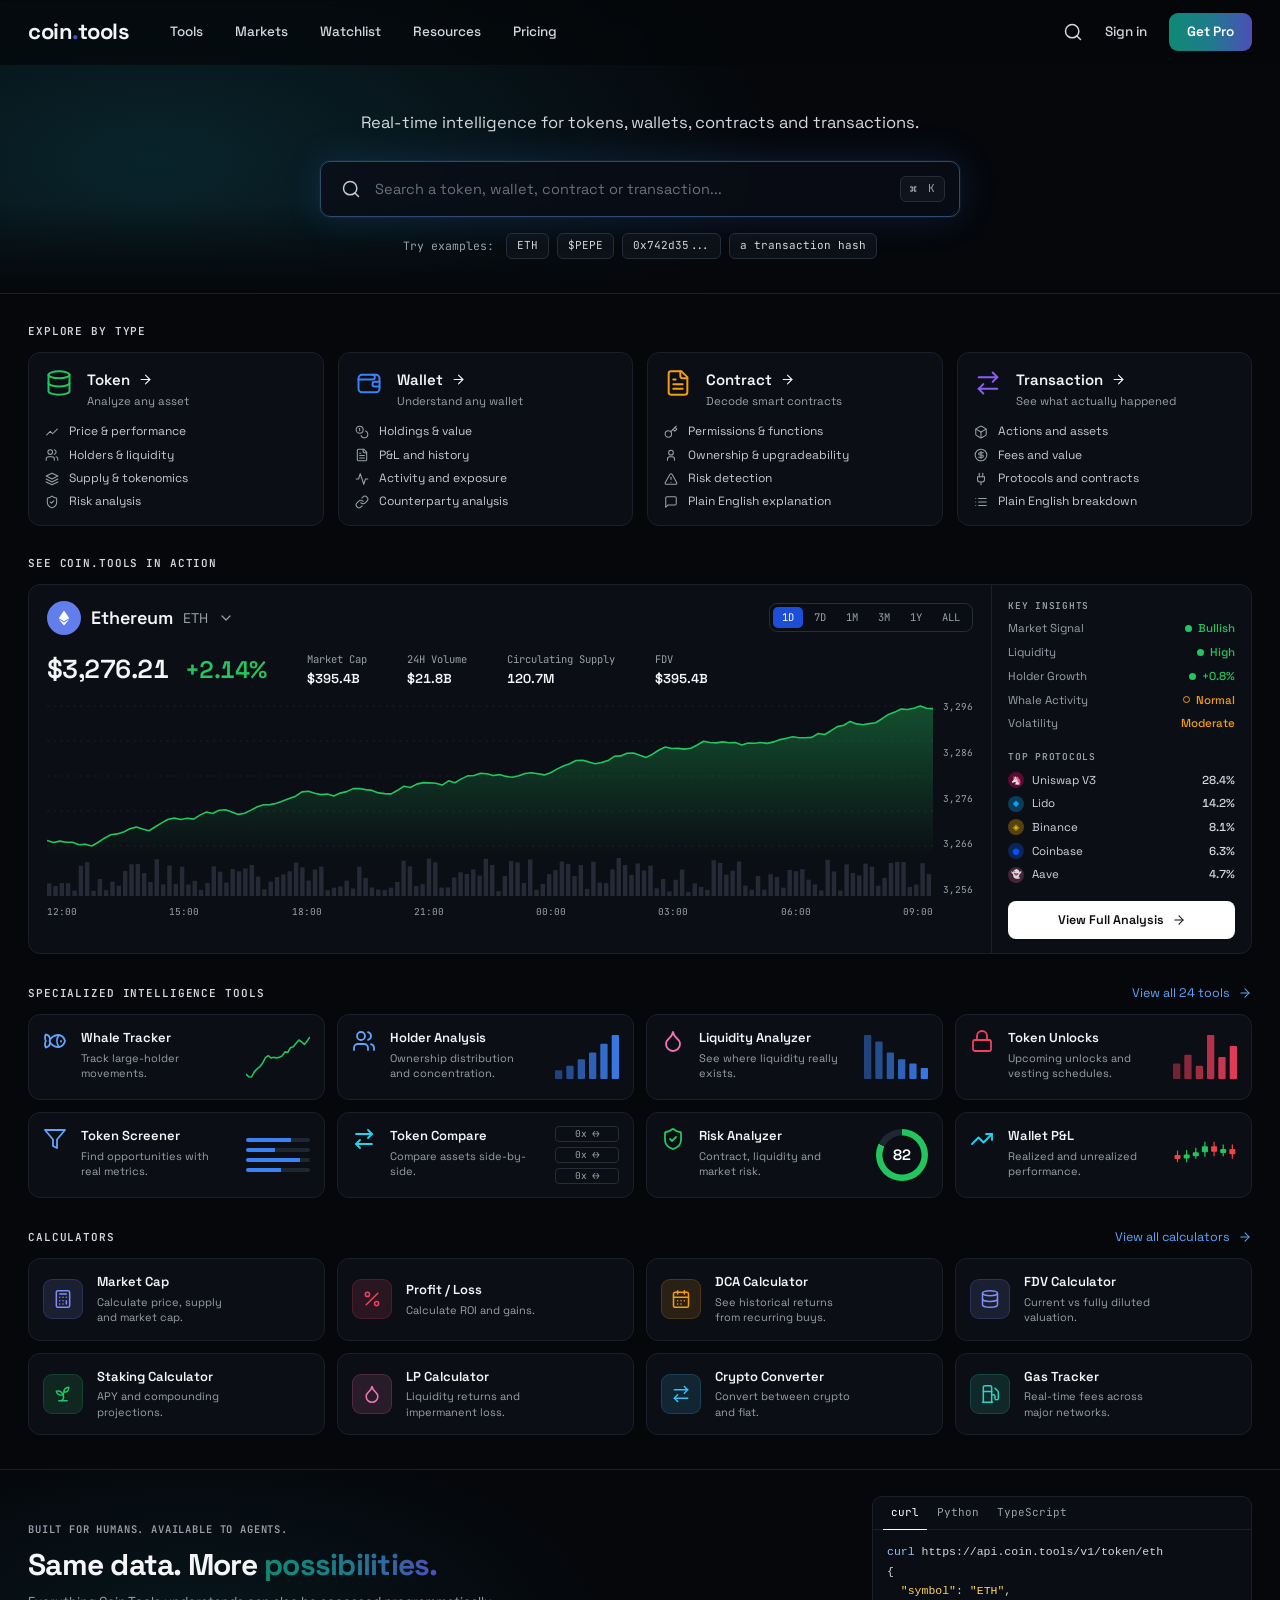
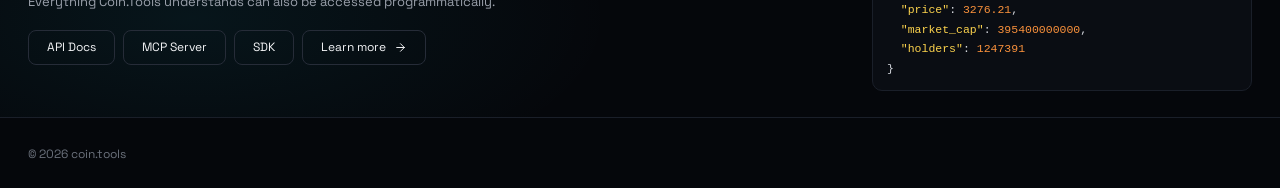
<file: index.html>
<!doctype html>
<html lang="en">
<head>
  <meta charset="utf-8" />
  <meta name="viewport" content="width=device-width, initial-scale=1" />
  <title>coin.tools — Understand any coin.</title>
  <meta name="description" content="Real-time intelligence for tokens, wallets, contracts and transactions." />
  <link rel="preconnect" href="https://fonts.googleapis.com" />
  <link rel="preconnect" href="https://fonts.gstatic.com" crossorigin />
  <link href="https://fonts.googleapis.com/css2?family=Space+Grotesk:wght@400;500;600;700&family=JetBrains+Mono:wght@400;500;600&display=swap" rel="stylesheet" />
  <link rel="stylesheet" href="styles.css" />
</head>
<body>
  <!-- Icon sprite (Lucide-style, stroke icons) -->
  <svg width="0" height="0" style="position:absolute" aria-hidden="true">
    <defs>
      <symbol id="i-search" viewBox="0 0 24 24"><circle cx="11" cy="11" r="8"/><path d="m21 21-4.3-4.3"/></symbol>
      <symbol id="i-arrow" viewBox="0 0 24 24"><path d="M5 12h14"/><path d="m12 5 7 7-7 7"/></symbol>
      <symbol id="i-chev" viewBox="0 0 24 24"><path d="m6 9 6 6 6-6"/></symbol>
      <symbol id="i-db" viewBox="0 0 24 24"><ellipse cx="12" cy="5" rx="9" ry="3"/><path d="M3 5v14a9 3 0 0 0 18 0V5"/><path d="M3 12a9 3 0 0 0 18 0"/></symbol>
      <symbol id="i-wallet" viewBox="0 0 24 24"><rect x="3" y="5" width="18" height="15" rx="3"/><path d="M3 9h12a2 2 0 0 0 0-4"/><path d="M21 11h-4a2 2 0 0 0 0 4h4"/></symbol>
      <symbol id="i-file" viewBox="0 0 24 24"><path d="M15 2H6a2 2 0 0 0-2 2v16a2 2 0 0 0 2 2h12a2 2 0 0 0 2-2V7Z"/><path d="M14 2v4a2 2 0 0 0 2 2h4"/><path d="M16 13H8"/><path d="M16 17H8"/><path d="M10 9H8"/></symbol>
      <symbol id="i-swap" viewBox="0 0 24 24"><path d="m16 3 4 4-4 4"/><path d="M20 7H4"/><path d="m8 21-4-4 4-4"/><path d="M4 17h16"/></symbol>
      <symbol id="i-line" viewBox="0 0 24 24"><path d="m3 17 6-6 4 4 8-8"/></symbol>
      <symbol id="i-users" viewBox="0 0 24 24"><path d="M16 21v-2a4 4 0 0 0-4-4H6a4 4 0 0 0-4 4v2"/><circle cx="9" cy="7" r="4"/><path d="M22 21v-2a4 4 0 0 0-3-3.87"/><path d="M16 3.13a4 4 0 0 1 0 7.75"/></symbol>
      <symbol id="i-layers" viewBox="0 0 24 24"><path d="m12 2 10 5-10 5L2 7z"/><path d="m2 17 10 5 10-5"/><path d="m2 12 10 5 10-5"/></symbol>
      <symbol id="i-shield" viewBox="0 0 24 24"><path d="M20 13c0 5-3.5 7.5-7.66 8.95a1 1 0 0 1-.67-.01C7.5 20.5 4 18 4 13V6a1 1 0 0 1 1-1c2 0 4.5-1.2 6.24-2.72a1.17 1.17 0 0 1 1.52 0C14.51 3.81 17 5 19 5a1 1 0 0 1 1 1z"/><path d="m9 12 2 2 4-4"/></symbol>
      <symbol id="i-coins" viewBox="0 0 24 24"><circle cx="8" cy="8" r="6"/><path d="M18.09 10.37A6 6 0 1 1 10.34 18"/><path d="M7 6h1v4"/></symbol>
      <symbol id="i-activity" viewBox="0 0 24 24"><path d="M22 12h-4l-3 9L9 3l-3 9H2"/></symbol>
      <symbol id="i-link" viewBox="0 0 24 24"><path d="M10 13a5 5 0 0 0 7.54.54l3-3a5 5 0 0 0-7.07-7.07l-1.72 1.71"/><path d="M14 11a5 5 0 0 0-7.54-.54l-3 3a5 5 0 0 0 7.07 7.07l1.71-1.71"/></symbol>
      <symbol id="i-key" viewBox="0 0 24 24"><circle cx="7.5" cy="15.5" r="5.5"/><path d="m21 2-9.6 9.6"/><path d="m15.5 7.5 3 3L22 7l-3-3"/></symbol>
      <symbol id="i-user" viewBox="0 0 24 24"><circle cx="12" cy="8" r="4"/><path d="M6 21v-2a4 4 0 0 1 4-4h4a4 4 0 0 1 4 4v2"/></symbol>
      <symbol id="i-alert" viewBox="0 0 24 24"><path d="m21.73 18-8-14a2 2 0 0 0-3.48 0l-8 14A2 2 0 0 0 4 21h16a2 2 0 0 0 1.73-3"/><path d="M12 9v4"/><path d="M12 17h.01"/></symbol>
      <symbol id="i-msg" viewBox="0 0 24 24"><path d="M21 15a2 2 0 0 1-2 2H7l-4 4V5a2 2 0 0 1 2-2h14a2 2 0 0 1 2 2z"/></symbol>
      <symbol id="i-box" viewBox="0 0 24 24"><path d="M21 8a2 2 0 0 0-1-1.73l-7-4a2 2 0 0 0-2 0l-7 4A2 2 0 0 0 3 8v8a2 2 0 0 0 1 1.73l7 4a2 2 0 0 0 2 0l7-4A2 2 0 0 0 21 16Z"/><path d="m3.3 7 8.7 5 8.7-5"/><path d="M12 22V12"/></symbol>
      <symbol id="i-dollar" viewBox="0 0 24 24"><circle cx="12" cy="12" r="10"/><path d="M16 8h-6a2 2 0 1 0 0 4h4a2 2 0 1 1 0 4H8"/><path d="M12 18V6"/></symbol>
      <symbol id="i-plug" viewBox="0 0 24 24"><path d="M12 22v-5"/><path d="M9 8V2"/><path d="M15 8V2"/><path d="M18 8v5a4 4 0 0 1-4 4h-4a4 4 0 0 1-4-4V8Z"/></symbol>
      <symbol id="i-list" viewBox="0 0 24 24"><path d="M8 6h13"/><path d="M8 12h13"/><path d="M8 18h13"/><path d="M3 6h.01"/><path d="M3 12h.01"/><path d="M3 18h.01"/></symbol>
      <symbol id="i-whale" viewBox="0 0 24 24"><path d="M6.5 12c.94-3.46 4.94-6 8.5-6 3.56 0 6.06 2.54 7 6-.94 3.47-3.44 6-7 6s-7.56-2.53-8.5-6Z"/><path d="M18 12v.5"/><path d="M16 17.93a9.77 9.77 0 0 1 0-11.86"/><path d="M7 10.67C7 8 5.58 5.97 2.73 5.5c-1 1.5-1 5 .23 6.5-1.24 1.5-1.24 5-.23 6.5C5.58 18.03 7 16 7 13.33"/></symbol>
      <symbol id="i-drop" viewBox="0 0 24 24"><path d="M12 22a7 7 0 0 0 7-7c0-2-1-3.9-3-5.5s-3.5-4-4-6.5c-.5 2.5-2 4.9-4 6.5C6 11.1 5 13 5 15a7 7 0 0 0 7 7z"/></symbol>
      <symbol id="i-lock" viewBox="0 0 24 24"><rect width="18" height="11" x="3" y="11" rx="2"/><path d="M7 11V7a5 5 0 0 1 10 0v4"/></symbol>
      <symbol id="i-filter" viewBox="0 0 24 24"><path d="M22 3H2l8 9.46V19l4 2v-8.54L22 3z"/></symbol>
      <symbol id="i-trend" viewBox="0 0 24 24"><path d="m22 7-8.5 8.5-5-5L2 17"/><path d="M16 7h6v6"/></symbol>
      <symbol id="i-calc" viewBox="0 0 24 24"><rect width="16" height="20" x="4" y="2" rx="2"/><path d="M8 6h8"/><path d="M16 14v4"/><path d="M16 10h.01"/><path d="M12 10h.01"/><path d="M8 10h.01"/><path d="M12 14h.01"/><path d="M8 14h.01"/><path d="M12 18h.01"/><path d="M8 18h.01"/></symbol>
      <symbol id="i-pct" viewBox="0 0 24 24"><path d="M19 5 5 19"/><circle cx="6.5" cy="6.5" r="2.5"/><circle cx="17.5" cy="17.5" r="2.5"/></symbol>
      <symbol id="i-cal" viewBox="0 0 24 24"><rect width="18" height="18" x="3" y="4" rx="2"/><path d="M16 2v4"/><path d="M8 2v4"/><path d="M3 10h18"/><path d="M8 14h.01"/><path d="M12 14h.01"/><path d="M16 14h.01"/><path d="M8 18h.01"/><path d="M12 18h.01"/></symbol>
      <symbol id="i-sprout" viewBox="0 0 24 24"><path d="M7 20h10"/><path d="M10 20c5.5-2.5.8-6.4 3-10"/><path d="M9.5 9.4c1.1.8 1.8 2.2 2.3 3.7-2 .4-3.5.4-4.8-.3-1.2-.6-2.3-1.9-3-4.2 2.8-.5 4.4 0 5.5.8z"/><path d="M14.1 6a7 7 0 0 0-1.1 4c1.9-.1 3.3-.6 4.3-1.4 1-1 1.6-2.3 1.7-4.6-2.7.1-4 1-4.9 2z"/></symbol>
      <symbol id="i-gas" viewBox="0 0 24 24"><path d="M3 22h12"/><path d="M4 9h10"/><path d="M14 22V4a2 2 0 0 0-2-2H6a2 2 0 0 0-2 2v18"/><path d="M14 13h2a2 2 0 0 1 2 2v2a2 2 0 0 0 4 0V9.83a2 2 0 0 0-.59-1.42L18 5"/></symbol>
      <symbol id="i-eth" viewBox="0 0 24 24"><path d="M12 2 5 12.2l7 4.1 7-4.1L12 2Z"/><path d="m5 13.8 7 8.2 7-8.2-7 4.1-7-4.1Z"/></symbol>
    </defs>
  </svg>

  <header class="nav">
    <div class="container nav-inner">
      <a href="/" class="logo">coin<span class="logo-dot">.</span>tools</a>
      <nav class="nav-links" aria-label="Primary">
        <a href="#explore">Tools</a>
        <a href="#demo">Markets</a>
        <a href="#">Watchlist</a>
        <a href="#">Resources</a>
        <a href="#">Pricing</a>
      </nav>
      <div class="nav-actions">
        <button class="icon-btn" aria-label="Search" data-focus-search><svg class="ic"><use href="#i-search"/></svg></button>
        <a href="#" class="nav-signin">Sign in</a>
        <a href="#" class="btn-pro">Get Pro</a>
      </div>
    </div>
  </header>

  <main>
    <!-- Hero -->
    <section class="hero">
      <div class="container hero-inner">
        <p class="sub">Real-time intelligence for tokens, wallets, contracts and transactions.</p>
        <form class="search" role="search" id="hero-search" action="token.html">
          <svg class="ic search-ic"><use href="#i-search"/></svg>
          <input id="search" name="q" type="text" autocomplete="off" spellcheck="false"
                 placeholder="Search a token, wallet, contract or transaction..." aria-label="Search" />
          <kbd class="kbd">⌘ <span>K</span></kbd>
        </form>
        <div class="try">
          <span>Try examples:</span>
          <button type="button" data-try="ETH">ETH</button>
          <button type="button" data-try="$PEPE">$PEPE</button>
          <button type="button" data-try="0x742d35Cc6634C0532925a3b844Bc454e4438f44e">0x742d35...</button>
          <button type="button" data-try="0x5c504ed432cb51138bcf09aa5e8a410dd4a1e204ef84bfed1be16dfba1b22060">a transaction hash</button>
        </div>
      </div>
    </section>

    <!-- Explore by type -->
    <section class="container section" id="explore">
      <h2 class="eyebrow">EXPLORE BY TYPE</h2>
      <div class="explore">
        <a href="token.html" class="ex" style="--c:#22c55e">
          <div class="ex-head">
            <span class="ex-ic"><svg class="ic"><use href="#i-db"/></svg></span>
            <div><strong>Token <svg class="ic arr"><use href="#i-arrow"/></svg></strong><small>Analyze any asset</small></div>
          </div>
          <ul>
            <li><svg class="ic"><use href="#i-line"/></svg>Price &amp; performance</li>
            <li><svg class="ic"><use href="#i-users"/></svg>Holders &amp; liquidity</li>
            <li><svg class="ic"><use href="#i-layers"/></svg>Supply &amp; tokenomics</li>
            <li><svg class="ic"><use href="#i-shield"/></svg>Risk analysis</li>
          </ul>
        </a>
        <a href="#" class="ex" style="--c:#3b82f6">
          <div class="ex-head">
            <span class="ex-ic"><svg class="ic"><use href="#i-wallet"/></svg></span>
            <div><strong>Wallet <svg class="ic arr"><use href="#i-arrow"/></svg></strong><small>Understand any wallet</small></div>
          </div>
          <ul>
            <li><svg class="ic"><use href="#i-coins"/></svg>Holdings &amp; value</li>
            <li><svg class="ic"><use href="#i-file"/></svg>P&amp;L and history</li>
            <li><svg class="ic"><use href="#i-activity"/></svg>Activity and exposure</li>
            <li><svg class="ic"><use href="#i-link"/></svg>Counterparty analysis</li>
          </ul>
        </a>
        <a href="#" class="ex" style="--c:#f59e0b">
          <div class="ex-head">
            <span class="ex-ic"><svg class="ic"><use href="#i-file"/></svg></span>
            <div><strong>Contract <svg class="ic arr"><use href="#i-arrow"/></svg></strong><small>Decode smart contracts</small></div>
          </div>
          <ul>
            <li><svg class="ic"><use href="#i-key"/></svg>Permissions &amp; functions</li>
            <li><svg class="ic"><use href="#i-user"/></svg>Ownership &amp; upgradeability</li>
            <li><svg class="ic"><use href="#i-alert"/></svg>Risk detection</li>
            <li><svg class="ic"><use href="#i-msg"/></svg>Plain English explanation</li>
          </ul>
        </a>
        <a href="#" class="ex" style="--c:#8b5cf6">
          <div class="ex-head">
            <span class="ex-ic"><svg class="ic"><use href="#i-swap"/></svg></span>
            <div><strong>Transaction <svg class="ic arr"><use href="#i-arrow"/></svg></strong><small>See what actually happened</small></div>
          </div>
          <ul>
            <li><svg class="ic"><use href="#i-box"/></svg>Actions and assets</li>
            <li><svg class="ic"><use href="#i-dollar"/></svg>Fees and value</li>
            <li><svg class="ic"><use href="#i-plug"/></svg>Protocols and contracts</li>
            <li><svg class="ic"><use href="#i-list"/></svg>Plain English breakdown</li>
          </ul>
        </a>
      </div>
    </section>

    <!-- Live demo -->
    <section class="container section" id="demo">
      <h2 class="eyebrow">SEE COIN.TOOLS IN ACTION</h2>
      <div class="demo">
        <div class="demo-main">
          <div class="demo-top">
            <button class="asset" type="button">
              <span class="coin-eth"><svg class="ic"><use href="#i-eth"/></svg></span>
              <b>Ethereum</b> <span class="muted">ETH</span>
              <svg class="ic chev"><use href="#i-chev"/></svg>
            </button>
            <div class="tf" role="tablist" aria-label="Timeframe">
              <button class="on" data-tf="1D">1D</button><button data-tf="7D">7D</button><button data-tf="1M">1M</button><button data-tf="3M">3M</button><button data-tf="1Y">1Y</button><button data-tf="ALL">ALL</button>
            </div>
          </div>
          <div class="demo-stats">
            <div class="big-price">$3,276.21 <em class="up" id="tf-change">+2.14%</em></div>
            <dl>
              <div><dt>Market Cap</dt><dd>$395.4B</dd></div>
              <div><dt>24H Volume</dt><dd>$21.8B</dd></div>
              <div><dt>Circulating Supply</dt><dd>120.7M</dd></div>
              <div><dt>FDV</dt><dd>$395.4B</dd></div>
            </dl>
          </div>
          <div class="chart-wrap">
            <svg class="main-chart" id="main-chart" preserveAspectRatio="none" aria-label="ETH price chart"></svg>
            <div class="y-axis" id="y-axis"></div>
            <div class="x-axis" id="x-axis"></div>
          </div>
        </div>

        <aside class="demo-side">
          <h3 class="eyebrow sm">KEY INSIGHTS</h3>
          <ul class="insights">
            <li><span>Market Signal</span><b class="g"><i></i>Bullish</b></li>
            <li><span>Liquidity</span><b class="g"><i></i>High</b></li>
            <li><span>Holder Growth</span><b class="g"><i></i>+0.8%</b></li>
            <li><span>Whale Activity</span><b class="o"><i class="hollow"></i>Normal</b></li>
            <li><span>Volatility</span><b class="o">Moderate</b></li>
          </ul>
          <h3 class="eyebrow sm">TOP PROTOCOLS</h3>
          <ul class="protocols">
            <li><span><i style="--a:#ff007a">🦄</i>Uniswap V3</span><b>28.4%</b></li>
            <li><span><i style="--a:#00a3ff">◆</i>Lido</span><b>14.2%</b></li>
            <li><span><i style="--a:#f0b90b">◈</i>Binance</span><b>8.1%</b></li>
            <li><span><i style="--a:#0052ff">●</i>Coinbase</span><b>6.3%</b></li>
            <li><span><i style="--a:#b6509e">👻</i>Aave</span><b>4.7%</b></li>
          </ul>
          <a href="#" class="btn-white">View Full Analysis <svg class="ic"><use href="#i-arrow"/></svg></a>
        </aside>
      </div>
    </section>

    <!-- Specialized tools -->
    <section class="container section">
      <div class="section-head">
        <h2 class="eyebrow">SPECIALIZED INTELLIGENCE TOOLS</h2>
        <a href="#" class="view-all">View all 24 tools <svg class="ic"><use href="#i-arrow"/></svg></a>
      </div>
      <div class="grid4">
        <a href="#" class="tcard" style="--c:#60a5fa">
          <svg class="ic t-ic"><use href="#i-whale"/></svg>
          <div><strong>Whale Tracker</strong><small>Track large-holder movements.</small></div>
          <svg class="viz" data-viz="line" data-seed="8" data-color="#22c55e"></svg>
        </a>
        <a href="#" class="tcard" style="--c:#60a5fa">
          <svg class="ic t-ic"><use href="#i-users"/></svg>
          <div><strong>Holder Analysis</strong><small>Ownership distribution and concentration.</small></div>
          <svg class="viz" data-viz="bars" data-shape="up" data-color="#3b82f6"></svg>
        </a>
        <a href="#" class="tcard" style="--c:#f472b6">
          <svg class="ic t-ic"><use href="#i-drop"/></svg>
          <div><strong>Liquidity Analyzer</strong><small>See where liquidity really exists.</small></div>
          <svg class="viz" data-viz="bars" data-shape="down" data-color="#3b82f6"></svg>
        </a>
        <a href="#" class="tcard" style="--c:#f43f5e">
          <svg class="ic t-ic"><use href="#i-lock"/></svg>
          <div><strong>Token Unlocks</strong><small>Upcoming unlocks and vesting schedules.</small></div>
          <svg class="viz" data-viz="bars" data-shape="mixed" data-color="#f43f5e"></svg>
        </a>
        <a href="#" class="tcard" style="--c:#60a5fa">
          <svg class="ic t-ic"><use href="#i-filter"/></svg>
          <div><strong>Token Screener</strong><small>Find opportunities with real metrics.</small></div>
          <div class="viz screener" aria-hidden="true"><i style="--w:70%"></i><i style="--w:45%"></i><i style="--w:85%"></i><i style="--w:55%"></i></div>
        </a>
        <a href="#" class="tcard" style="--c:#22d3ee">
          <svg class="ic t-ic"><use href="#i-swap"/></svg>
          <div><strong>Token Compare</strong><small>Compare assets side-by-side.</small></div>
          <div class="viz compare" aria-hidden="true"><span>0x ↔</span><span>0x ↔</span><span>0x ↔</span></div>
        </a>
        <a href="#" class="tcard" style="--c:#22c55e">
          <svg class="ic t-ic"><use href="#i-shield"/></svg>
          <div><strong>Risk Analyzer</strong><small>Contract, liquidity and market risk.</small></div>
          <div class="viz ring" style="--v:82" aria-label="Risk score 82"><b>82</b></div>
        </a>
        <a href="#" class="tcard" style="--c:#22d3ee">
          <svg class="ic t-ic"><use href="#i-trend"/></svg>
          <div><strong>Wallet P&amp;L</strong><small>Realized and unrealized performance.</small></div>
          <svg class="viz" data-viz="candles" data-seed="4"></svg>
        </a>
      </div>
    </section>

    <!-- Calculators -->
    <section class="container section">
      <div class="section-head">
        <h2 class="eyebrow">CALCULATORS</h2>
        <a href="#" class="view-all">View all calculators <svg class="ic"><use href="#i-arrow"/></svg></a>
      </div>
      <div class="grid4">
        <a href="#" class="ccard" style="--c:#818cf8"><span class="c-ic"><svg class="ic"><use href="#i-calc"/></svg></span><div><strong>Market Cap</strong><small>Calculate price, supply and market cap.</small></div></a>
        <a href="#" class="ccard" style="--c:#f43f5e"><span class="c-ic"><svg class="ic"><use href="#i-pct"/></svg></span><div><strong>Profit / Loss</strong><small>Calculate ROI and gains.</small></div></a>
        <a href="#" class="ccard" style="--c:#f59e0b"><span class="c-ic"><svg class="ic"><use href="#i-cal"/></svg></span><div><strong>DCA Calculator</strong><small>See historical returns from recurring buys.</small></div></a>
        <a href="#" class="ccard" style="--c:#818cf8"><span class="c-ic"><svg class="ic"><use href="#i-db"/></svg></span><div><strong>FDV Calculator</strong><small>Current vs fully diluted valuation.</small></div></a>
        <a href="#" class="ccard" style="--c:#22c55e"><span class="c-ic"><svg class="ic"><use href="#i-sprout"/></svg></span><div><strong>Staking Calculator</strong><small>APY and compounding projections.</small></div></a>
        <a href="#" class="ccard" style="--c:#f472b6"><span class="c-ic"><svg class="ic"><use href="#i-drop"/></svg></span><div><strong>LP Calculator</strong><small>Liquidity returns and impermanent loss.</small></div></a>
        <a href="#" class="ccard" style="--c:#38bdf8"><span class="c-ic"><svg class="ic"><use href="#i-swap"/></svg></span><div><strong>Crypto Converter</strong><small>Convert between crypto and fiat.</small></div></a>
        <a href="#" class="ccard" style="--c:#2dd4bf"><span class="c-ic"><svg class="ic"><use href="#i-gas"/></svg></span><div><strong>Gas Tracker</strong><small>Real-time fees across major networks.</small></div></a>
      </div>
    </section>

    <!-- Developers -->
    <section class="dev">
      <div class="container dev-inner">
        <div class="dev-copy">
          <h2 class="eyebrow">BUILT FOR HUMANS. AVAILABLE TO AGENTS.</h2>
          <h3>Same data. More <span class="grad">possibilities.</span></h3>
          <p>Everything Coin.Tools understands can also be accessed programmatically.</p>
          <div class="dev-btns">
            <a href="#" class="btn-ghost">API Docs</a>
            <a href="#" class="btn-ghost">MCP Server</a>
            <a href="#" class="btn-ghost">SDK</a>
            <a href="#" class="btn-ghost">Learn more <svg class="ic"><use href="#i-arrow"/></svg></a>
          </div>
        </div>
        <div class="code">
          <div class="code-tabs" role="tablist">
            <button class="on" data-lang="curl">curl</button><button data-lang="py">Python</button><button data-lang="ts">TypeScript</button>
          </div>
<pre data-code="curl"><code><span class="k">curl</span> https://api.coin.tools/v1/token/eth
{
  <span class="s">"symbol"</span>: <span class="s">"ETH"</span>,
  <span class="s">"price"</span>: <span class="n">3276.21</span>,
  <span class="s">"market_cap"</span>: <span class="n">395400000000</span>,
  <span class="s">"holders"</span>: <span class="n">1247391</span>
}</code></pre>
<pre data-code="py" hidden><code><span class="k">from</span> cointools <span class="k">import</span> Client

ct = Client()
eth = ct.token(<span class="s">"eth"</span>)
<span class="k">print</span>(eth.price)       <span class="c"># 3276.21</span>
<span class="k">print</span>(eth.market_cap)  <span class="c"># 395400000000</span></code></pre>
<pre data-code="ts" hidden><code><span class="k">import</span> { CoinTools } <span class="k">from</span> <span class="s">"@cointools/sdk"</span>;

<span class="k">const</span> ct = <span class="k">new</span> CoinTools();
<span class="k">const</span> eth = <span class="k">await</span> ct.token(<span class="s">"eth"</span>);
console.log(eth.price); <span class="c">// 3276.21</span></code></pre>
        </div>
      </div>
    </section>
  </main>

  <footer class="container footer">© <span id="year"></span> coin.tools</footer>

  <script src="main.js"></script>
</body>
</html>
</file>
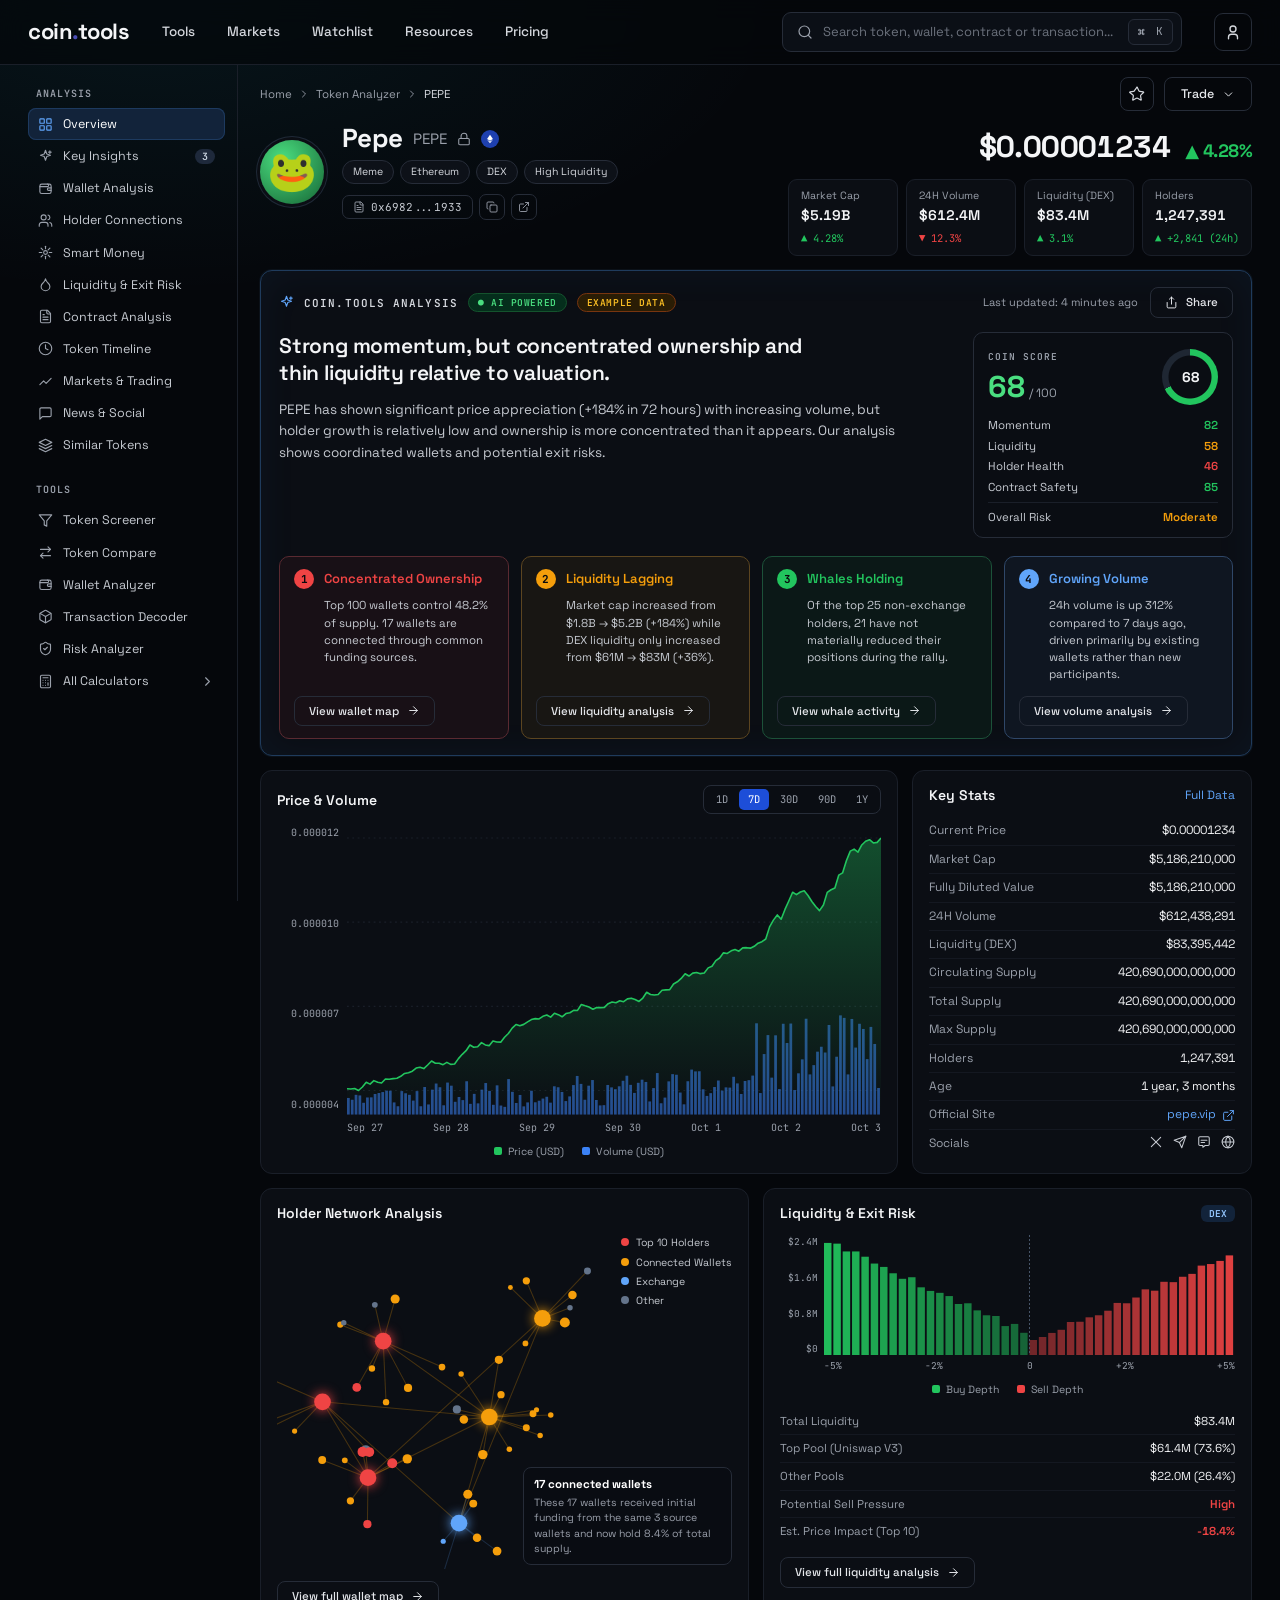
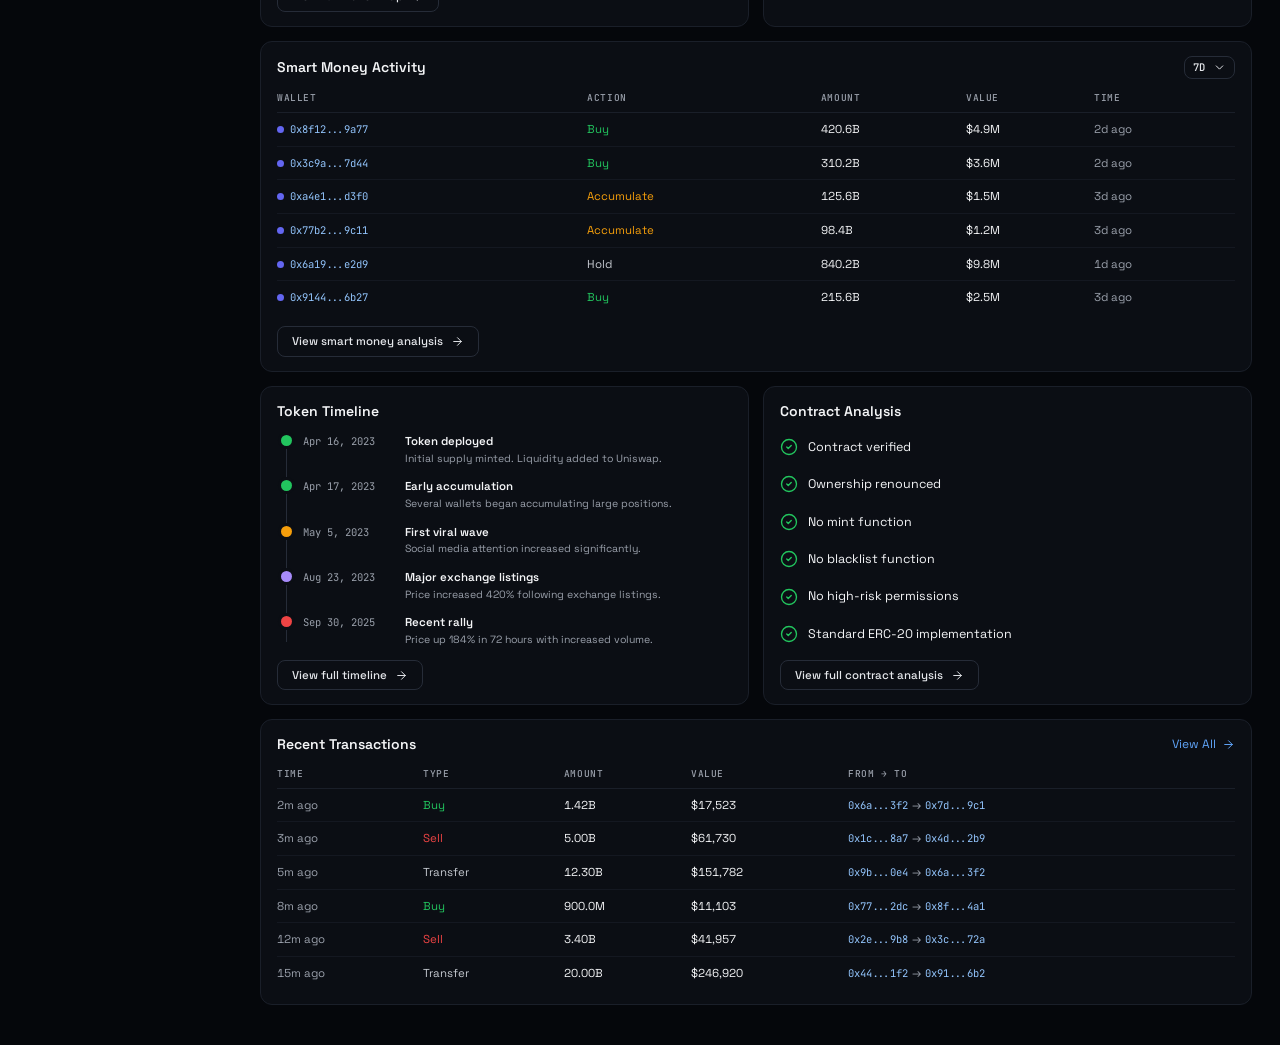
<file: token.html>
<!doctype html>
<html lang="en">
<head>
  <meta charset="utf-8" />
  <meta name="viewport" content="width=device-width, initial-scale=1" />
  <title>Token Analyzer — coin.tools</title>
  <meta name="description" content="Token intelligence: price, liquidity, holders, smart money and contract risk." />
  <link rel="preconnect" href="https://fonts.googleapis.com" />
  <link rel="preconnect" href="https://fonts.gstatic.com" crossorigin />
  <link href="https://fonts.googleapis.com/css2?family=Space+Grotesk:wght@400;500;600;700&family=JetBrains+Mono:wght@400;500;600&display=swap" rel="stylesheet" />
  <link rel="stylesheet" href="styles.css" />
  <link rel="stylesheet" href="token.css" />
</head>
<body class="token-page">
  <svg width="0" height="0" style="position:absolute" aria-hidden="true">
    <defs>
      <symbol id="i-search" viewBox="0 0 24 24"><circle cx="11" cy="11" r="8"/><path d="m21 21-4.3-4.3"/></symbol>
      <symbol id="i-arrow" viewBox="0 0 24 24"><path d="M5 12h14"/><path d="m12 5 7 7-7 7"/></symbol>
      <symbol id="i-chev" viewBox="0 0 24 24"><path d="m6 9 6 6 6-6"/></symbol>
      <symbol id="i-db" viewBox="0 0 24 24"><ellipse cx="12" cy="5" rx="9" ry="3"/><path d="M3 5v14a9 3 0 0 0 18 0V5"/><path d="M3 12a9 3 0 0 0 18 0"/></symbol>
      <symbol id="i-wallet" viewBox="0 0 24 24"><rect x="3" y="5" width="18" height="15" rx="3"/><path d="M3 9h12a2 2 0 0 0 0-4"/><path d="M21 11h-4a2 2 0 0 0 0 4h4"/></symbol>
      <symbol id="i-file" viewBox="0 0 24 24"><path d="M15 2H6a2 2 0 0 0-2 2v16a2 2 0 0 0 2 2h12a2 2 0 0 0 2-2V7Z"/><path d="M14 2v4a2 2 0 0 0 2 2h4"/><path d="M16 13H8"/><path d="M16 17H8"/><path d="M10 9H8"/></symbol>
      <symbol id="i-swap" viewBox="0 0 24 24"><path d="m16 3 4 4-4 4"/><path d="M20 7H4"/><path d="m8 21-4-4 4-4"/><path d="M4 17h16"/></symbol>
      <symbol id="i-line" viewBox="0 0 24 24"><path d="m3 17 6-6 4 4 8-8"/></symbol>
      <symbol id="i-users" viewBox="0 0 24 24"><path d="M16 21v-2a4 4 0 0 0-4-4H6a4 4 0 0 0-4 4v2"/><circle cx="9" cy="7" r="4"/><path d="M22 21v-2a4 4 0 0 0-3-3.87"/><path d="M16 3.13a4 4 0 0 1 0 7.75"/></symbol>
      <symbol id="i-layers" viewBox="0 0 24 24"><path d="m12 2 10 5-10 5L2 7z"/><path d="m2 17 10 5 10-5"/><path d="m2 12 10 5 10-5"/></symbol>
      <symbol id="i-shield" viewBox="0 0 24 24"><path d="M20 13c0 5-3.5 7.5-7.66 8.95a1 1 0 0 1-.67-.01C7.5 20.5 4 18 4 13V6a1 1 0 0 1 1-1c2 0 4.5-1.2 6.24-2.72a1.17 1.17 0 0 1 1.52 0C14.51 3.81 17 5 19 5a1 1 0 0 1 1 1z"/><path d="m9 12 2 2 4-4"/></symbol>
      <symbol id="i-coins" viewBox="0 0 24 24"><circle cx="8" cy="8" r="6"/><path d="M18.09 10.37A6 6 0 1 1 10.34 18"/><path d="M7 6h1v4"/></symbol>
      <symbol id="i-activity" viewBox="0 0 24 24"><path d="M22 12h-4l-3 9L9 3l-3 9H2"/></symbol>
      <symbol id="i-link" viewBox="0 0 24 24"><path d="M10 13a5 5 0 0 0 7.54.54l3-3a5 5 0 0 0-7.07-7.07l-1.72 1.71"/><path d="M14 11a5 5 0 0 0-7.54-.54l-3 3a5 5 0 0 0 7.07 7.07l1.71-1.71"/></symbol>
      <symbol id="i-key" viewBox="0 0 24 24"><circle cx="7.5" cy="15.5" r="5.5"/><path d="m21 2-9.6 9.6"/><path d="m15.5 7.5 3 3L22 7l-3-3"/></symbol>
      <symbol id="i-user" viewBox="0 0 24 24"><circle cx="12" cy="8" r="4"/><path d="M6 21v-2a4 4 0 0 1 4-4h4a4 4 0 0 1 4 4v2"/></symbol>
      <symbol id="i-alert" viewBox="0 0 24 24"><path d="m21.73 18-8-14a2 2 0 0 0-3.48 0l-8 14A2 2 0 0 0 4 21h16a2 2 0 0 0 1.73-3"/><path d="M12 9v4"/><path d="M12 17h.01"/></symbol>
      <symbol id="i-msg" viewBox="0 0 24 24"><path d="M21 15a2 2 0 0 1-2 2H7l-4 4V5a2 2 0 0 1 2-2h14a2 2 0 0 1 2 2z"/></symbol>
      <symbol id="i-box" viewBox="0 0 24 24"><path d="M21 8a2 2 0 0 0-1-1.73l-7-4a2 2 0 0 0-2 0l-7 4A2 2 0 0 0 3 8v8a2 2 0 0 0 1 1.73l7 4a2 2 0 0 0 2 0l7-4A2 2 0 0 0 21 16Z"/><path d="m3.3 7 8.7 5 8.7-5"/><path d="M12 22V12"/></symbol>
      <symbol id="i-dollar" viewBox="0 0 24 24"><circle cx="12" cy="12" r="10"/><path d="M16 8h-6a2 2 0 1 0 0 4h4a2 2 0 1 1 0 4H8"/><path d="M12 18V6"/></symbol>
      <symbol id="i-plug" viewBox="0 0 24 24"><path d="M12 22v-5"/><path d="M9 8V2"/><path d="M15 8V2"/><path d="M18 8v5a4 4 0 0 1-4 4h-4a4 4 0 0 1-4-4V8Z"/></symbol>
      <symbol id="i-list" viewBox="0 0 24 24"><path d="M8 6h13"/><path d="M8 12h13"/><path d="M8 18h13"/><path d="M3 6h.01"/><path d="M3 12h.01"/><path d="M3 18h.01"/></symbol>
      <symbol id="i-whale" viewBox="0 0 24 24"><path d="M6.5 12c.94-3.46 4.94-6 8.5-6 3.56 0 6.06 2.54 7 6-.94 3.47-3.44 6-7 6s-7.56-2.53-8.5-6Z"/><path d="M18 12v.5"/><path d="M16 17.93a9.77 9.77 0 0 1 0-11.86"/><path d="M7 10.67C7 8 5.58 5.97 2.73 5.5c-1 1.5-1 5 .23 6.5-1.24 1.5-1.24 5-.23 6.5C5.58 18.03 7 16 7 13.33"/></symbol>
      <symbol id="i-drop" viewBox="0 0 24 24"><path d="M12 22a7 7 0 0 0 7-7c0-2-1-3.9-3-5.5s-3.5-4-4-6.5c-.5 2.5-2 4.9-4 6.5C6 11.1 5 13 5 15a7 7 0 0 0 7 7z"/></symbol>
      <symbol id="i-lock" viewBox="0 0 24 24"><rect width="18" height="11" x="3" y="11" rx="2"/><path d="M7 11V7a5 5 0 0 1 10 0v4"/></symbol>
      <symbol id="i-filter" viewBox="0 0 24 24"><path d="M22 3H2l8 9.46V19l4 2v-8.54L22 3z"/></symbol>
      <symbol id="i-trend" viewBox="0 0 24 24"><path d="m22 7-8.5 8.5-5-5L2 17"/><path d="M16 7h6v6"/></symbol>
      <symbol id="i-calc" viewBox="0 0 24 24"><rect width="16" height="20" x="4" y="2" rx="2"/><path d="M8 6h8"/><path d="M16 14v4"/><path d="M16 10h.01"/><path d="M12 10h.01"/><path d="M8 10h.01"/><path d="M12 14h.01"/><path d="M8 14h.01"/><path d="M12 18h.01"/><path d="M8 18h.01"/></symbol>
      <symbol id="i-pct" viewBox="0 0 24 24"><path d="M19 5 5 19"/><circle cx="6.5" cy="6.5" r="2.5"/><circle cx="17.5" cy="17.5" r="2.5"/></symbol>
      <symbol id="i-cal" viewBox="0 0 24 24"><rect width="18" height="18" x="3" y="4" rx="2"/><path d="M16 2v4"/><path d="M8 2v4"/><path d="M3 10h18"/><path d="M8 14h.01"/><path d="M12 14h.01"/><path d="M16 14h.01"/><path d="M8 18h.01"/><path d="M12 18h.01"/></symbol>
      <symbol id="i-sprout" viewBox="0 0 24 24"><path d="M7 20h10"/><path d="M10 20c5.5-2.5.8-6.4 3-10"/><path d="M9.5 9.4c1.1.8 1.8 2.2 2.3 3.7-2 .4-3.5.4-4.8-.3-1.2-.6-2.3-1.9-3-4.2 2.8-.5 4.4 0 5.5.8z"/><path d="M14.1 6a7 7 0 0 0-1.1 4c1.9-.1 3.3-.6 4.3-1.4 1-1 1.6-2.3 1.7-4.6-2.7.1-4 1-4.9 2z"/></symbol>
      <symbol id="i-gas" viewBox="0 0 24 24"><path d="M3 22h12"/><path d="M4 9h10"/><path d="M14 22V4a2 2 0 0 0-2-2H6a2 2 0 0 0-2 2v18"/><path d="M14 13h2a2 2 0 0 1 2 2v2a2 2 0 0 0 4 0V9.83a2 2 0 0 0-.59-1.42L18 5"/></symbol>
      <symbol id="i-eth" viewBox="0 0 24 24"><path d="M12 2 5 12.2l7 4.1 7-4.1L12 2Z"/><path d="m5 13.8 7 8.2 7-8.2-7 4.1-7-4.1Z"/></symbol>
      <symbol id="i-chev-r" viewBox="0 0 24 24"><path d="m9 18 6-6-6-6"/></symbol>
      <symbol id="i-star" viewBox="0 0 24 24"><path d="M11.5 2.3a.5.5 0 0 1 1 0l2.3 4.7a2 2 0 0 0 1.5 1.1l5.2.8a.5.5 0 0 1 .3.9l-3.8 3.6a2 2 0 0 0-.6 1.8l.9 5.2a.5.5 0 0 1-.8.6l-4.6-2.5a2 2 0 0 0-1.9 0l-4.6 2.5a.5.5 0 0 1-.8-.6l.9-5.2a2 2 0 0 0-.6-1.8L1.2 9.8a.5.5 0 0 1 .3-.9l5.2-.8a2 2 0 0 0 1.5-1.1z"/></symbol>
      <symbol id="i-share" viewBox="0 0 24 24"><path d="M4 12v8a2 2 0 0 0 2 2h12a2 2 0 0 0 2-2v-8"/><path d="m16 6-4-4-4 4"/><path d="M12 2v13"/></symbol>
      <symbol id="i-copy" viewBox="0 0 24 24"><rect width="14" height="14" x="8" y="8" rx="2"/><path d="M4 16c-1.1 0-2-.9-2-2V4c0-1.1.9-2 2-2h10c1.1 0 2 .9 2 2"/></symbol>
      <symbol id="i-ext" viewBox="0 0 24 24"><path d="M15 3h6v6"/><path d="M10 14 21 3"/><path d="M18 13v6a2 2 0 0 1-2 2H5a2 2 0 0 1-2-2V8a2 2 0 0 1 2-2h6"/></symbol>
      <symbol id="i-check" viewBox="0 0 24 24"><circle cx="12" cy="12" r="10"/><path d="m9 12 2 2 4-4"/></symbol>
      <symbol id="i-grid" viewBox="0 0 24 24"><rect width="7" height="7" x="3" y="3" rx="1"/><rect width="7" height="7" x="14" y="3" rx="1"/><rect width="7" height="7" x="14" y="14" rx="1"/><rect width="7" height="7" x="3" y="14" rx="1"/></symbol>
      <symbol id="i-spark" viewBox="0 0 24 24"><path d="M9.94 14.06 4 16l5.94 1.94L12 24l2.06-6.06L20 16l-5.94-1.94L12 8z" transform="translate(0 -6)"/><path d="M19 3v4"/><path d="M21 5h-4"/></symbol>
      <symbol id="i-brain" viewBox="0 0 24 24"><circle cx="12" cy="12" r="3"/><path d="M12 2v4"/><path d="M12 18v4"/><path d="m4.93 4.93 2.83 2.83"/><path d="m16.24 16.24 2.83 2.83"/><path d="M2 12h4"/><path d="M18 12h4"/><path d="m4.93 19.07 2.83-2.83"/><path d="m16.24 7.76 2.83-2.83"/></symbol>
      <symbol id="i-clock" viewBox="0 0 24 24"><circle cx="12" cy="12" r="10"/><path d="M12 6v6l4 2"/></symbol>
      <symbol id="i-x" viewBox="0 0 24 24"><path d="M4 4l16 16"/><path d="M20 4 4 20"/></symbol>
      <symbol id="i-send" viewBox="0 0 24 24"><path d="m22 2-7 20-4-9-9-4Z"/><path d="M22 2 11 13"/></symbol>
      <symbol id="i-chat" viewBox="0 0 24 24"><path d="M7 9h10"/><path d="M7 13h6"/><path d="M5 3h14a2 2 0 0 1 2 2v11a2 2 0 0 1-2 2h-5l-4 3v-3H5a2 2 0 0 1-2-2V5a2 2 0 0 1 2-2z"/></symbol>
      <symbol id="i-globe" viewBox="0 0 24 24"><circle cx="12" cy="12" r="10"/><path d="M2 12h20"/><path d="M12 2a15.3 15.3 0 0 1 4 10 15.3 15.3 0 0 1-4 10 15.3 15.3 0 0 1-4-10 15.3 15.3 0 0 1 4-10z"/></symbol>
    </defs>
  </svg>

  <header class="nav">
    <div class="container nav-inner tk-nav">
      <a href="index.html" class="logo">coin<span class="logo-dot">.</span>tools</a>
      <nav class="nav-links" aria-label="Primary">
        <a href="index.html#explore">Tools</a>
        <a href="#">Markets</a>
        <a href="#">Watchlist</a>
        <a href="#">Resources</a>
        <a href="#">Pricing</a>
      </nav>
      <form class="nav-search" role="search" id="nav-search">
        <svg class="ic"><use href="#i-search"/></svg>
        <input id="search" type="text" autocomplete="off" spellcheck="false" placeholder="Search token, wallet, contract or transaction..." aria-label="Search" />
        <kbd class="kbd">⌘ <span>K</span></kbd>
      </form>
      <a href="#" class="icon-btn user-btn" aria-label="Account"><svg class="ic"><use href="#i-user"/></svg></a>
    </div>
  </header>

  <div class="tk-layout">
    <aside class="tk-side" aria-label="Token sections">
      <h4>ANALYSIS</h4>
      <a href="#overview" class="on"><svg class="ic"><use href="#i-grid"/></svg>Overview</a>
      <a href="#insights"><svg class="ic"><use href="#i-spark"/></svg>Key Insights <b class="count">3</b></a>
      <a href="#"><svg class="ic"><use href="#i-wallet"/></svg>Wallet Analysis</a>
      <a href="#network"><svg class="ic"><use href="#i-users"/></svg>Holder Connections</a>
      <a href="#smart"><svg class="ic"><use href="#i-brain"/></svg>Smart Money</a>
      <a href="#liquidity"><svg class="ic"><use href="#i-drop"/></svg>Liquidity &amp; Exit Risk</a>
      <a href="#contract"><svg class="ic"><use href="#i-file"/></svg>Contract Analysis</a>
      <a href="#timeline"><svg class="ic"><use href="#i-clock"/></svg>Token Timeline</a>
      <a href="#chart"><svg class="ic"><use href="#i-line"/></svg>Markets &amp; Trading</a>
      <a href="#"><svg class="ic"><use href="#i-msg"/></svg>News &amp; Social</a>
      <a href="#"><svg class="ic"><use href="#i-layers"/></svg>Similar Tokens</a>
      <h4>TOOLS</h4>
      <a href="#"><svg class="ic"><use href="#i-filter"/></svg>Token Screener</a>
      <a href="#"><svg class="ic"><use href="#i-swap"/></svg>Token Compare</a>
      <a href="#"><svg class="ic"><use href="#i-wallet"/></svg>Wallet Analyzer</a>
      <a href="#"><svg class="ic"><use href="#i-box"/></svg>Transaction Decoder</a>
      <a href="#"><svg class="ic"><use href="#i-shield"/></svg>Risk Analyzer</a>
      <a href="index.html#calculators"><svg class="ic"><use href="#i-calc"/></svg>All Calculators <svg class="ic chev-r"><use href="#i-chev-r"/></svg></a>
    </aside>

    <main class="tk-main" id="overview">
      <div class="crumbs-row">
        <nav class="crumbs" aria-label="Breadcrumb"><a href="index.html">Home</a><svg class="ic"><use href="#i-chev-r"/></svg><a href="#">Token Analyzer</a><svg class="ic"><use href="#i-chev-r"/></svg><span data-bind="symbol"></span></nav>
        <div class="crumb-actions">
          <button class="sq-btn" aria-label="Add to watchlist"><svg class="ic"><use href="#i-star"/></svg></button>
          <button class="btn-outline">Trade <svg class="ic"><use href="#i-chev"/></svg></button>
        </div>
      </div>

      <section class="tk-head">
        <div class="tk-id">
          <div class="tk-logo" data-bind="logo"></div>
          <div>
            <div class="tk-name"><h1 data-bind="name"></h1><span class="muted" data-bind="symbol"></span>
              <svg class="ic sm muted"><use href="#i-lock"/></svg><span class="chain-dot" title="Ethereum"><svg class="ic"><use href="#i-eth"/></svg></span></div>
            <div class="tags" id="tags"></div>
            <div class="addr-row">
              <span class="addr"><svg class="ic"><use href="#i-file"/></svg><span id="addr"></span></span>
              <button class="mini-btn" id="copy-addr" aria-label="Copy address"><svg class="ic"><use href="#i-copy"/></svg></button>
              <a class="mini-btn" id="explorer" target="_blank" rel="noopener" aria-label="Open in explorer"><svg class="ic"><use href="#i-ext"/></svg></a>
            </div>
          </div>
        </div>
        <div class="tk-market">
          <div class="tk-price"><span id="price"></span> <em id="price-chg"></em></div>
          <div class="tk-stats" id="head-stats"></div>
        </div>
      </section>

      <section class="panel analysis" id="insights">
        <div class="an-top">
          <div class="an-label"><svg class="ic"><use href="#i-spark"/></svg>COIN.TOOLS ANALYSIS <span class="ai-pill">● AI POWERED</span><span class="sample-pill" id="sample-pill">EXAMPLE DATA</span></div>
          <div class="an-meta"><span id="updated"></span><button class="btn-outline sm"><svg class="ic"><use href="#i-share"/></svg>Share</button></div>
        </div>
        <div class="an-body">
          <div>
            <h2 id="an-headline"></h2>
            <p id="an-summary"></p>
          </div>
          <div class="score-card">
            <div class="score-top">
              <div><small>COIN SCORE</small><div class="score-num"><b id="score"></b> <span>/ 100</span></div></div>
              <div class="score-ring" id="score-ring"><b id="score-ring-num"></b></div>
            </div>
            <ul class="score-list" id="score-list"></ul>
          </div>
        </div>
        <div class="insight-grid" id="insight-grid"></div>
      </section>

      <div class="row-2">
        <section class="panel" id="chart">
          <div class="panel-head">
            <h3>Price &amp; Volume</h3>
            <div class="tf" id="tk-tf"><button>1D</button><button class="on">7D</button><button>30D</button><button>90D</button><button>1Y</button></div>
          </div>
          <div class="pv-wrap">
            <div class="pv-y" id="pv-y"></div>
            <svg class="pv-chart" id="pv-chart" preserveAspectRatio="none" aria-label="Price and volume chart"></svg>
            <div class="pv-x" id="pv-x"></div>
          </div>
          <div class="legend"><span><i class="g"></i>Price (USD)</span><span><i class="b"></i>Volume (USD)</span></div>
        </section>

        <section class="panel">
          <div class="panel-head"><h3>Key Stats</h3><a href="#" class="link">Full Data</a></div>
          <dl class="kv-list" id="key-stats"></dl>
        </section>
      </div>

      <div class="row-3">
        <section class="panel" id="network">
          <div class="panel-head"><h3>Holder Network Analysis</h3></div>
          <div class="net-wrap">
            <svg class="net" id="net" viewBox="0 0 300 220" aria-label="Holder network graph"></svg>
            <ul class="net-legend">
              <li><i style="--c:#ef4444"></i>Top 10 Holders</li>
              <li><i style="--c:#f59e0b"></i>Connected Wallets</li>
              <li><i style="--c:#60a5fa"></i>Exchange</li>
              <li><i style="--c:#64748b"></i>Other</li>
            </ul>
            <div class="net-callout" id="net-callout"></div>
          </div>
          <a href="#" class="btn-outline sm">View full wallet map <svg class="ic"><use href="#i-arrow"/></svg></a>
        </section>

        <section class="panel" id="smart">
          <div class="panel-head"><h3>Smart Money Activity</h3><button class="btn-outline xs">7D <svg class="ic"><use href="#i-chev"/></svg></button></div>
          <table class="tbl">
            <thead><tr><th>Wallet</th><th>Action</th><th>Amount</th><th>Value</th><th>Time</th></tr></thead>
            <tbody id="smart-body"></tbody>
          </table>
          <a href="#" class="btn-outline sm">View smart money analysis <svg class="ic"><use href="#i-arrow"/></svg></a>
        </section>

        <section class="panel" id="liquidity">
          <div class="panel-head"><h3>Liquidity &amp; Exit Risk</h3><span class="dex-pill">DEX</span></div>
          <div class="depth-wrap">
            <div class="depth-y"><span>$2.4M</span><span>$1.6M</span><span>$0.8M</span><span>$0</span></div>
            <svg class="depth" id="depth" viewBox="0 0 200 100" preserveAspectRatio="none" aria-label="Liquidity depth chart"></svg>
          </div>
          <div class="depth-x"><span>-5%</span><span>-2%</span><span>0</span><span>+2%</span><span>+5%</span></div>
          <div class="legend"><span><i class="g"></i>Buy Depth</span><span><i class="r"></i>Sell Depth</span></div>
          <dl class="kv-list tight" id="liq-stats"></dl>
          <a href="#" class="btn-outline sm">View full liquidity analysis <svg class="ic"><use href="#i-arrow"/></svg></a>
        </section>
      </div>

      <div class="row-3 last">
        <section class="panel" id="timeline">
          <div class="panel-head"><h3>Token Timeline</h3></div>
          <ol class="timeline" id="timeline-list"></ol>
          <a href="#" class="btn-outline sm">View full timeline <svg class="ic"><use href="#i-arrow"/></svg></a>
        </section>

        <section class="panel">
          <div class="panel-head"><h3>Recent Transactions</h3><a href="#" class="link">View All <svg class="ic"><use href="#i-arrow"/></svg></a></div>
          <table class="tbl">
            <thead><tr><th>Time</th><th>Type</th><th>Amount</th><th>Value</th><th>From → To</th></tr></thead>
            <tbody id="tx-body"></tbody>
          </table>
        </section>

        <section class="panel" id="contract">
          <div class="panel-head"><h3>Contract Analysis</h3></div>
          <ul class="checks" id="checks"></ul>
          <a href="#" class="btn-outline sm">View full contract analysis <svg class="ic"><use href="#i-arrow"/></svg></a>
        </section>
      </div>
    </main>
  </div>

  <script src="token-data.js"></script>
  <script src="token.js"></script>
</body>
</html>
</file>
<file: styles.css>
:root {
  --bg: #05070b;
  --panel: #0b0e14;
  --panel-2: #10141c;
  --border: #1a1f29;
  --border-2: #262c38;
  --text: #f4f5f7;
  --muted: #9aa0ab;
  --dim: #6b717c;
  --green: #22c55e;
  --red: #ef4444;
  --orange: #f59e0b;
  --blue: #60a5fa;
  --radius: 12px;
  --mono: "JetBrains Mono", ui-monospace, Menlo, monospace;
  --brand-end: #4c4fb8;
  --brand-grad: linear-gradient(90deg, #0f8a74 0%, #1f7a8c 50%, var(--brand-end) 100%);
}

* { box-sizing: border-box; margin: 0; padding: 0; }
html { -webkit-text-size-adjust: 100%; scroll-behavior: smooth; }
body {
  background: var(--bg); color: var(--text);
  font-family: "Space Grotesk", system-ui, -apple-system, "Segoe UI", sans-serif;
  font-size: 14px; line-height: 1.45; -webkit-font-smoothing: antialiased;
  overflow-x: hidden;
}
a { color: inherit; text-decoration: none; }
button, input { font: inherit; color: inherit; }
button { background: none; border: 0; cursor: pointer; }
ul { list-style: none; }

.container { width: 100%; max-width: 1440px; margin: 0 auto; padding: 0 28px; }
.ic {
  width: 18px; height: 18px; flex: none;
  fill: none; stroke: currentColor; stroke-width: 1.8; stroke-linecap: round; stroke-linejoin: round;
}
.muted { color: var(--muted); }
.up { color: var(--green); }
.down { color: var(--red); }
.grad { background: var(--brand-grad); -webkit-background-clip: text; background-clip: text; color: transparent; }

/* Nav */
.nav { position: sticky; top: 0; z-index: 20; background: rgba(5, 7, 11, .72); backdrop-filter: blur(12px); border-bottom: 1px solid transparent; }
.nav-inner { display: flex; align-items: center; height: 64px; gap: 40px; }
.logo { font-size: 22px; font-weight: 700; letter-spacing: -.02em; }
.logo-dot { color: var(--brand-end); }
.nav-links { display: flex; gap: 32px; color: #d4d7dd; font-size: 13.5px; font-weight: 500; }
.nav-links a:hover, .nav-signin:hover { color: #fff; }
.nav-actions { margin-left: auto; display: flex; align-items: center; gap: 22px; }
.icon-btn { display: grid; place-items: center; color: #d4d7dd; }
.icon-btn .ic { width: 20px; height: 20px; }
.nav-signin { font-size: 13.5px; font-weight: 500; color: #d4d7dd; }
.btn-pro { background: var(--brand-grad); color: #fff; font-weight: 600; font-size: 13.5px; padding: 9px 18px; border-radius: 9px; transition: transform .15s, box-shadow .15s; }
.btn-pro:hover { transform: translateY(-1px); box-shadow: 0 6px 22px rgba(5, 150, 105, .3), 0 6px 22px rgba(124, 58, 237, .25); }

/* Hero */
.hero {
  position: relative; overflow: hidden; margin-top: -64px; padding: 96px 0 34px; border-bottom: 1px solid var(--border);
  background: radial-gradient(900px 420px at 12% 55%, rgba(34, 211, 238, .14), transparent 70%);
}
.hero::after { content: ""; position: absolute; inset: auto 0 0 0; height: 90px; background: linear-gradient(transparent, var(--bg)); z-index: 0; pointer-events: none; }
.hero-inner { position: relative; z-index: 1; text-align: center; }
h1 { font-size: clamp(38px, 5.6vw, 58px); font-weight: 700; letter-spacing: -.035em; line-height: 1.05; }
.sub { margin-top: 14px; font-size: 16.5px; color: #d4d7dd; }
.search {
  display: flex; align-items: center; max-width: 640px; height: 56px; margin: 26px auto 0; padding: 0 14px 0 20px;
  background: rgba(10, 14, 22, .78); border: 1px solid #2f4a70; border-radius: 10px;
  box-shadow: 0 0 0 1px rgba(96, 165, 250, .06), 0 0 36px rgba(59, 130, 246, .18); backdrop-filter: blur(6px);
  transition: border-color .2s, box-shadow .2s;
}
.search:focus-within { border-color: #4f7ac0; box-shadow: 0 0 0 3px rgba(96, 165, 250, .16), 0 0 48px rgba(59, 130, 246, .26); }
.search-ic { width: 20px; height: 20px; color: #c6cad1; }
.search input { flex: 1; height: 100%; background: none; border: 0; outline: 0; padding: 0 14px; font-size: 14.5px; }
.search input::placeholder { color: var(--dim); }
.kbd { padding: 4px 9px; border: 1px solid var(--border-2); border-radius: 6px; color: var(--muted); font-family: var(--mono); font-size: 11px; background: #0f131b; }
.kbd span { margin-left: 4px; }
.try { display: flex; justify-content: center; align-items: center; flex-wrap: wrap; gap: 8px; margin-top: 16px; font-size: 11.5px; color: var(--muted); }
.try span { margin-right: 4px; }
.try button { padding: 4px 10px; border: 1px solid var(--border-2); border-radius: 6px; background: rgba(15, 19, 27, .8); color: #d4d7dd; font-size: 11px; transition: border-color .15s; }
.try button:hover { border-color: #3d4656; color: #fff; }

/* Sections */
.section { margin-top: 30px; }
.eyebrow { font-size: 11px; font-weight: 600; letter-spacing: .14em; color: #d4d7dd; margin-bottom: 12px; }
.eyebrow.sm { font-size: 9.5px; color: var(--muted); margin-bottom: 8px; }
.section-head { display: flex; justify-content: space-between; align-items: baseline; }
.view-all { display: flex; align-items: center; gap: 8px; color: var(--blue); font-size: 12.5px; }
.view-all .ic { width: 14px; height: 14px; }
.view-all:hover { color: #93c5fd; }

/* Explore cards */
.explore { display: grid; grid-template-columns: repeat(4, 1fr); gap: 14px; }
.ex {
  position: relative; overflow: hidden; padding: 16px 16px 14px; min-height: 142px;
  background: var(--panel); border: 1px solid var(--border); border-radius: var(--radius);
  transition: border-color .2s, transform .2s;
}
.ex:hover { border-color: color-mix(in srgb, var(--c) 45%, var(--border)); transform: translateY(-2px); }
.ex-head { position: relative; display: flex; gap: 14px; align-items: flex-start; }
.ex-ic { color: var(--c); }
.ex-ic .ic { width: 28px; height: 28px; stroke-width: 1.7; }
.ex-head strong { display: flex; align-items: center; gap: 8px; font-size: 15px; font-weight: 600; }
.ex-head .arr { width: 15px; height: 15px; transition: transform .2s; }
.ex:hover .arr { transform: translateX(3px); }
.ex-head small { display: block; color: var(--muted); font-size: 11.5px; margin-top: 2px; }
.ex ul { position: relative; margin-top: 14px; display: grid; gap: 6px; }
.ex li { display: flex; align-items: center; gap: 10px; font-size: 12px; color: #c6cad1; }
.ex li .ic { width: 14px; height: 14px; color: var(--muted); }

/* Demo */
.demo { display: grid; grid-template-columns: 1fr 260px; background: var(--panel); border: 1px solid var(--border); border-radius: var(--radius); overflow: hidden; }
.demo-main { padding: 16px 18px 12px; min-width: 0; }
.demo-top { display: flex; justify-content: space-between; align-items: center; }
.asset { display: flex; align-items: center; gap: 10px; font-size: 18px; }
.asset b { font-weight: 600; }
.asset .muted { font-size: 14px; }
.asset .chev { width: 16px; height: 16px; color: var(--muted); }
.coin-eth { display: grid; place-items: center; width: 34px; height: 34px; border-radius: 50%; background: #627eea; }
.coin-eth .ic { width: 18px; height: 18px; fill: #fff; stroke: none; }
.tf { display: flex; gap: 2px; padding: 3px; border: 1px solid var(--border-2); border-radius: 8px; background: #0a0d13; }
.tf button { padding: 3px 9px; border-radius: 5px; font-size: 10.5px; color: var(--muted); }
.tf button:hover { color: #fff; }
.tf button.on { background: #1d4ed8; color: #fff; }
.demo-stats { display: flex; align-items: flex-end; gap: 40px; margin-top: 16px; }
.big-price { font-size: 26px; font-weight: 600; letter-spacing: -.02em; white-space: nowrap; }
.big-price em { font-style: normal; margin-left: 10px; font-size: 24px; }
.big-price em.down { color: var(--red); }
.demo-stats dl { display: flex; gap: 40px; }
.demo-stats dt { font-size: 10.5px; color: var(--muted); }
.demo-stats dd { font-size: 13px; font-weight: 600; margin-top: 2px; }
.chart-wrap { position: relative; margin-top: 12px; padding-right: 40px; padding-bottom: 22px; }
.main-chart { display: block; width: 100%; height: 196px; }
.y-axis { position: absolute; right: 0; top: 0; bottom: 22px; display: flex; flex-direction: column; justify-content: space-between; font-size: 9.5px; color: var(--muted); }
.x-axis { position: absolute; left: 0; right: 40px; bottom: 0; display: flex; justify-content: space-between; font-size: 9.5px; color: var(--muted); }

.demo-side { border-left: 1px solid var(--border); padding: 14px 16px; display: flex; flex-direction: column; }
.insights, .protocols { display: grid; gap: 7px; font-size: 11.5px; margin-bottom: 18px; }
.insights li, .protocols li { display: flex; justify-content: space-between; align-items: center; color: var(--muted); }
.insights b { display: flex; align-items: center; gap: 6px; font-weight: 500; }
.insights b i { width: 7px; height: 7px; border-radius: 50%; background: currentColor; }
.insights b i.hollow { background: none; border: 1.5px solid currentColor; }
.g { color: var(--green); }
.o { color: var(--orange); }
.protocols span { display: flex; align-items: center; gap: 8px; color: #d4d7dd; }
.protocols i { display: grid; place-items: center; width: 16px; height: 16px; border-radius: 50%; background: color-mix(in srgb, var(--a) 30%, #111); font-size: 8.5px; font-style: normal; color: var(--a); }
.protocols b { font-weight: 500; color: #d4d7dd; }
.btn-white {
  margin-top: auto; display: flex; justify-content: center; align-items: center; gap: 8px;
  background: #fff; color: #0a0b0e; font-weight: 600; font-size: 12.5px; padding: 10px; border-radius: 8px; transition: box-shadow .15s;
}
.btn-white .ic { width: 14px; height: 14px; }
.btn-white:hover { box-shadow: 0 6px 20px rgba(255, 255, 255, .14); }

/* Tool + calculator grids */
.grid4 { display: grid; grid-template-columns: repeat(4, 1fr); gap: 12px; }
.tcard, .ccard {
  display: flex; gap: 14px; padding: 14px; min-height: 76px;
  background: var(--panel); border: 1px solid var(--border); border-radius: var(--radius);
  transition: border-color .2s, background .2s;
}
.tcard:hover, .ccard:hover { border-color: color-mix(in srgb, var(--c) 40%, var(--border)); background: var(--panel-2); }
.tcard { align-items: flex-start; min-height: 86px; }
.t-ic { width: 24px; height: 24px; color: var(--c); }
.tcard > div, .ccard > div { flex: 1; min-width: 0; }
.tcard > div.viz { flex: none; }
.tcard strong, .ccard strong { display: block; font-size: 13px; font-weight: 600; }
.tcard small, .ccard small { display: block; margin-top: 3px; color: var(--muted); font-size: 11px; line-height: 1.4; max-width: 140px; }
.viz { width: 64px; height: 44px; flex: none; align-self: center; }
.screener { display: grid; gap: 6px; align-content: center; }
.screener i { height: 4px; border-radius: 2px; background: linear-gradient(90deg, #3b82f6 var(--w), #1f2733 var(--w)); }
.compare { display: grid; gap: 5px; align-content: center; font-size: 9.5px; color: var(--muted); }
.compare span { border: 1px solid var(--border-2); border-radius: 4px; padding: 0 6px; text-align: center; }
.viz.ring {
  width: 52px; height: 52px; border-radius: 50%; display: grid; place-items: center;
  --hole: var(--panel);
  background: radial-gradient(circle, var(--hole) 0 19px, transparent 20px), conic-gradient(var(--green) calc(var(--v) * 1%), #1f2733 0);
}
.tcard:hover .ring { --hole: var(--panel-2); }
.ring b { font-size: 15px; font-weight: 600; color: #fff; }

.ccard { align-items: center; }
.c-ic { display: grid; place-items: center; width: 40px; height: 40px; flex: none; border-radius: 9px; color: var(--c); background: color-mix(in srgb, var(--c) 12%, #0d1017); border: 1px solid color-mix(in srgb, var(--c) 18%, transparent); }
.c-ic .ic { width: 20px; height: 20px; }

/* Developers */
.dev { margin-top: 34px; padding: 26px 0; border-top: 1px solid var(--border); background: radial-gradient(600px 260px at 15% 60%, rgba(34, 211, 238, .07), transparent 70%); }
.dev-inner { display: grid; grid-template-columns: 1fr 380px; gap: 28px; align-items: center; }
.dev-copy .eyebrow { font-size: 10.5px; color: var(--muted); margin-bottom: 6px; }
.dev-copy h3 { font-size: 30px; font-weight: 700; letter-spacing: -.025em; }
.dev-copy p { margin-top: 6px; color: var(--muted); font-size: 13px; }
.dev-btns { display: flex; flex-wrap: wrap; gap: 8px; margin-top: 18px; }
.btn-ghost { display: inline-flex; align-items: center; gap: 8px; padding: 8px 18px; border: 1px solid var(--border-2); border-radius: 8px; font-size: 12px; transition: border-color .15s, background .15s; }
.btn-ghost .ic { width: 13px; height: 13px; }
.btn-ghost:hover { border-color: #3d4656; background: #ffffff08; }
.code { background: #0a0d13; border: 1px solid var(--border); border-radius: 10px; overflow: hidden; }
.code-tabs { display: flex; gap: 2px; padding: 0 10px; border-bottom: 1px solid var(--border); }
.code-tabs button { padding: 8px 8px; font-size: 11px; color: var(--muted); border-bottom: 1.5px solid transparent; margin-bottom: -1px; }
.code-tabs button.on { color: #fff; border-color: #fff; }
.code pre { margin: 0; padding: 12px 14px; font: 11.5px/1.6 var(--mono); color: #d4d7dd; overflow-x: auto; min-height: 140px; }
.code .k { color: #93c5fd; } .code .s { color: #fcd34d; } .code .n { color: #fb923c; } .code .c { color: var(--dim); }

.footer { color: var(--dim); font-size: 12px; padding-top: 28px; padding-bottom: 32px; }
.dev { border-bottom: 1px solid var(--border); }

/* Responsive */
@media (max-width: 1100px) {
  .dev-inner { grid-template-columns: 1fr 1fr; }
    .demo-stats { flex-wrap: wrap; gap: 14px 30px; }
}
@media (max-width: 980px) {
  .nav-links { display: none; }
  .explore, .grid4 { grid-template-columns: repeat(2, 1fr); }
  .demo { grid-template-columns: 1fr; }
  .demo-side { border-left: 0; border-top: 1px solid var(--border); }
  .dev-inner { grid-template-columns: 1fr; }
}
@media (max-width: 600px) {
  .container { padding: 0 16px; }
  .nav-signin, .kbd { display: none; }
  .explore, .grid4 { grid-template-columns: 1fr; }
  .demo-top { flex-direction: column; align-items: flex-start; gap: 12px; }
  .demo-stats dl { flex-wrap: wrap; gap: 10px 24px; }
  .big-price { font-size: 22px; } .big-price em { font-size: 18px; }
  .dev-copy h3 { font-size: 24px; }
  .section-head { flex-wrap: wrap; gap: 4px 12px; margin-bottom: 8px; }
}

/* Techy accents: monospace for labels, data and controls */
.eyebrow, .try, .tf button, .y-axis, .x-axis, .demo-stats dt, .code-tabs button, .tcard .compare { font-family: var(--mono); }
.eyebrow { letter-spacing: .08em; }
.big-price, .demo-stats dd, .insights b, .protocols b { font-variant-numeric: tabular-nums; }
</file>
<file: token.css>
/* Token report page. Builds on styles.css (variables, nav, icons, .tf, .kbd). */

.token-page { background: radial-gradient(900px 420px at 12% 0%, rgba(34, 211, 238, .07), transparent 70%), var(--bg); }
.ic.sm { width: 14px; height: 14px; }
.link { display: inline-flex; align-items: center; gap: 6px; color: var(--blue); font-size: 12px; }
.link .ic { width: 13px; height: 13px; }
.link:hover { color: #93c5fd; }
.g { color: var(--green); } .r { color: var(--red); } .o { color: var(--orange); }

/* Nav with inline search */
.tk-nav { gap: 32px; }
.token-page .nav { border-bottom-color: var(--border); }
.nav-search {
  flex: 1; max-width: 400px; margin-left: auto; display: flex; align-items: center; gap: 10px;
  height: 40px; padding: 0 8px 0 14px; background: #0b0f16; border: 1px solid var(--border-2); border-radius: 9px;
}
.nav-search:focus-within { border-color: #3d5a80; }
.nav-search .ic { width: 16px; height: 16px; color: var(--muted); }
.nav-search input { flex: 1; min-width: 0; background: none; border: 0; outline: 0; font-size: 13px; }
.nav-search input::placeholder { color: var(--dim); }
.user-btn { width: 38px; height: 38px; border: 1px solid var(--border-2); border-radius: 9px; }
.user-btn .ic { width: 18px; height: 18px; }

/* Layout */
.tk-layout { display: grid; grid-template-columns: 210px 1fr; min-height: calc(100vh - 64px); max-width: 1440px; margin: 0 auto; padding: 0 28px; }
.tk-side { position: sticky; top: 64px; align-self: start; height: calc(100vh - 64px); overflow-y: auto; padding: 16px 12px 16px 0; border-right: 1px solid var(--border); }
.tk-side h4 { font: 600 10px var(--mono); letter-spacing: .1em; color: var(--muted); margin: 6px 8px 8px; }
.tk-side h4 + a { margin-top: 0; }
.tk-side a { display: flex; align-items: center; gap: 10px; padding: 7px 10px; border-radius: 8px; font-size: 12.5px; color: #c6cad1; }
.tk-side a .ic { width: 15px; height: 15px; color: var(--muted); }
.tk-side a:hover { background: #ffffff08; color: #fff; }
.tk-side a.on { background: #12233a; color: #fff; box-shadow: inset 0 0 0 1px #1d3a5f; }
.tk-side a.on .ic { color: var(--blue); }
.tk-side .count { margin-left: auto; font: 600 10px var(--mono); background: #1e293b; color: #cbd5e1; border-radius: 999px; padding: 1px 7px; }
.tk-side .chev-r { margin-left: auto; width: 13px; height: 13px; }
.tk-side h4:not(:first-child) { margin-top: 22px; }

.tk-main { padding: 12px 0 40px 22px; min-width: 0; display: grid; gap: 14px; align-content: start; }

/* Breadcrumb row */
.crumbs-row { display: flex; justify-content: space-between; align-items: center; }
.crumbs { display: flex; align-items: center; gap: 6px; font-size: 11.5px; color: var(--muted); }
.crumbs a:hover { color: #fff; }
.crumbs span { color: #d4d7dd; }
.crumbs .ic { width: 12px; height: 12px; }
.crumb-actions { display: flex; gap: 10px; }
.sq-btn { display: grid; place-items: center; width: 34px; height: 34px; border: 1px solid var(--border-2); border-radius: 8px; color: #d4d7dd; }
.sq-btn .ic { width: 16px; height: 16px; }
.sq-btn:hover, .btn-outline:hover { border-color: #3d4656; background: #ffffff08; }
.btn-outline { display: inline-flex; align-items: center; justify-content: center; gap: 8px; padding: 7px 16px; border: 1px solid var(--border-2); border-radius: 8px; font-size: 12.5px; font-weight: 500; color: #e5e7eb; transition: background .15s, border-color .15s; }
.btn-outline .ic { width: 13px; height: 13px; }
.btn-outline.sm { padding: 6px 14px; font-size: 11.5px; }
.btn-outline.xs { padding: 3px 8px; font-size: 10.5px; font-family: var(--mono); }
.panel > .btn-outline.sm { margin-top: 12px; align-self: flex-start; }

/* Token header */
.tk-head { display: flex; justify-content: space-between; gap: 24px; align-items: flex-start; }
.tk-id { display: flex; gap: 18px; align-items: center; }
.tk-logo { display: grid; place-items: center; width: 64px; height: 64px; border-radius: 50%; font-size: 40px; background: radial-gradient(circle at 35% 30%, #4ade80, #166534); box-shadow: 0 0 0 3px #0b0e14, 0 0 0 4px #1f2937; }
.tk-name { display: flex; align-items: center; gap: 10px; }
.tk-name h1 { font-size: 26px; font-weight: 700; letter-spacing: -.02em; }
.tk-name > .muted { font-size: 15px; }
.chain-dot { display: grid; place-items: center; width: 18px; height: 18px; border-radius: 50%; background: #1e40af; }
.chain-dot .ic { width: 10px; height: 10px; fill: #fff; stroke: none; }
.tags { display: flex; flex-wrap: wrap; gap: 6px; margin-top: 8px; }
.tags span { padding: 3px 10px; border: 1px solid var(--border-2); border-radius: 999px; font-size: 10.5px; color: #d4d7dd; background: #0d1118; }
.addr-row { display: flex; align-items: center; gap: 6px; margin-top: 10px; }
.addr { display: inline-flex; align-items: center; gap: 6px; padding: 4px 10px; border: 1px solid var(--border-2); border-radius: 7px; font: 11px var(--mono); color: #c6cad1; }
.addr .ic { width: 12px; height: 12px; color: var(--muted); }
.mini-btn { display: grid; place-items: center; width: 26px; height: 26px; border: 1px solid var(--border-2); border-radius: 7px; color: var(--muted); }
.mini-btn:hover { color: #fff; border-color: #3d4656; }
.mini-btn .ic { width: 12px; height: 12px; }
.mini-btn.copied { color: var(--green); border-color: #166534; }

.tk-market { display: flex; flex-direction: column; align-items: flex-end; gap: 10px; }
.tk-price { font-size: 30px; font-weight: 700; letter-spacing: -.02em; font-variant-numeric: tabular-nums; }
.tk-price em { font-style: normal; font-size: 18px; margin-left: 8px; }
.tk-stats { display: grid; grid-template-columns: repeat(4, minmax(110px, 1fr)); gap: 8px; }
.tk-stat { padding: 8px 12px; background: var(--panel); border: 1px solid var(--border); border-radius: 9px; }
.tk-stat small { display: block; font-size: 10.5px; color: var(--muted); }
.tk-stat b { display: block; font-size: 14px; font-weight: 600; margin: 2px 0; font-variant-numeric: tabular-nums; }
.tk-stat em { font-style: normal; font-size: 10.5px; font-family: var(--mono); }

/* Panels */
.panel { display: flex; flex-direction: column; min-width: 0; padding: 14px 16px; background: var(--panel); border: 1px solid var(--border); border-radius: var(--radius); }
.panel-head { display: flex; justify-content: space-between; align-items: center; margin-bottom: 12px; gap: 10px; }
.panel-head h3 { font-size: 14px; font-weight: 600; }

/* Analysis */
.analysis { padding: 16px 18px; border-color: #1f3b5c; box-shadow: 0 0 0 1px rgba(96, 165, 250, .06), 0 0 40px rgba(59, 130, 246, .06) inset; }
.an-top { display: flex; justify-content: space-between; align-items: center; gap: 12px; flex-wrap: wrap; }
.an-label { display: flex; align-items: center; gap: 10px; font: 600 11px var(--mono); letter-spacing: .1em; color: #d4d7dd; }
.an-label .ic { width: 15px; height: 15px; color: var(--blue); }
.ai-pill { padding: 2px 9px; border-radius: 999px; background: #052e1c; color: #4ade80; border: 1px solid #14532d; font-size: 9.5px; letter-spacing: .06em; }
.sample-pill { padding: 2px 9px; border-radius: 999px; background: #2a1d05; color: #fbbf24; border: 1px solid #78350f; font-size: 9.5px; letter-spacing: .06em; }
.an-meta { display: flex; align-items: center; gap: 12px; font-size: 11px; color: var(--muted); }
.an-body { display: grid; grid-template-columns: 1fr 260px; gap: 28px; margin-top: 14px; align-items: start; }
.an-body h2 { font-size: 21px; font-weight: 600; line-height: 1.3; letter-spacing: -.01em; max-width: 560px; }
.an-body p { margin-top: 12px; color: #c6cad1; font-size: 13.5px; line-height: 1.6; max-width: 640px; }
.score-card { padding: 12px 14px; background: #0a0d13; border: 1px solid var(--border-2); border-radius: 10px; }
.score-top { display: flex; justify-content: space-between; align-items: center; }
.score-top small { font: 600 9.5px var(--mono); letter-spacing: .1em; color: var(--muted); }
.score-num b { font-size: 30px; font-weight: 700; color: #4ade80; }
.score-num span { color: var(--muted); font-size: 12px; }
.score-ring { --v: 0; --hole: #0a0d13; width: 56px; height: 56px; border-radius: 50%; display: grid; place-items: center;
  background: radial-gradient(circle, var(--hole) 0 21px, transparent 22px), conic-gradient(#22c55e calc(var(--v) * 1%), #1f2733 0); }
.score-ring b { font-size: 14px; }
.score-list { margin-top: 8px; display: grid; gap: 4px; font-size: 11.5px; }
.score-list li { display: flex; justify-content: space-between; color: #c6cad1; }
.score-list li b { font-weight: 600; font-variant-numeric: tabular-nums; }
.score-list li.total { border-top: 1px solid var(--border); padding-top: 6px; margin-top: 2px; }

.insight-grid { display: grid; grid-template-columns: repeat(4, 1fr); gap: 12px; margin-top: 18px; }
.insight { display: flex; flex-direction: column; padding: 12px 14px; border-radius: 10px; border: 1px solid color-mix(in srgb, var(--c) 30%, var(--border)); background: color-mix(in srgb, var(--c) 6%, #0a0d13); }
.insight h4 { display: flex; align-items: center; gap: 10px; font-size: 13px; font-weight: 600; color: var(--c); }
.insight h4 i { display: grid; place-items: center; width: 20px; height: 20px; border-radius: 50%; background: var(--c); color: #0a0b0e; font: 700 11px var(--mono); font-style: normal; }
.insight p { margin: 8px 0 12px 30px; color: #c6cad1; font-size: 11.5px; line-height: 1.5; flex: 1; }
.insight .btn-outline { align-self: flex-start; }

/* Grids */
.row-2 { display: grid; grid-template-columns: 1fr 340px; gap: 14px; }
.row-3 { display: grid; grid-template-columns: 1fr 1.1fr 1fr; gap: 14px; }

/* Price & volume */
.pv-wrap { display: grid; grid-template-columns: 62px 1fr; grid-template-rows: 1fr auto; gap: 6px 8px; flex: 1; min-height: 240px; }
.pv-y { display: flex; flex-direction: column; justify-content: space-between; font: 10px var(--mono); color: var(--muted); text-align: right; padding-bottom: 4px; }
.pv-chart { width: 100%; height: 100%; min-height: 230px; display: block; }
.pv-x { grid-column: 2; display: flex; justify-content: space-between; font: 10px var(--mono); color: var(--muted); }
.legend { display: flex; justify-content: center; gap: 18px; margin-top: 10px; font-size: 10.5px; color: var(--muted); }
.legend i { display: inline-block; width: 8px; height: 8px; border-radius: 2px; margin-right: 6px; }
.legend i.g { background: var(--green); } .legend i.b { background: #3b82f6; } .legend i.r { background: var(--red); }

.kv-list { display: grid; gap: 0; font-size: 12px; }
.kv-list div { display: flex; justify-content: space-between; gap: 10px; padding: 5px 0; border-bottom: 1px solid #141821; }
.kv-list div:last-child { border-bottom: 0; }
.kv-list dt { color: var(--muted); }
.kv-list dd { font-variant-numeric: tabular-nums; text-align: right; }
.kv-list dd.red { color: var(--red); font-weight: 600; }
.kv-list.tight { margin-top: 10px; font-size: 11.5px; }
.kv-list .socials { display: flex; gap: 10px; }
.kv-list .socials .ic { width: 14px; height: 14px; color: #c6cad1; }

/* Holder network */
.net-wrap { position: relative; flex: 1; }
.net { width: 100%; height: auto; display: block; }
.net line { stroke: #f59e0b; stroke-opacity: .25; stroke-width: .7; }
.net line.ex { stroke: #60a5fa; stroke-opacity: .2; }
.net-legend { position: absolute; top: 0; right: 0; display: grid; gap: 4px; font-size: 10.5px; color: #c6cad1; }
.net-legend i { display: inline-block; width: 8px; height: 8px; border-radius: 50%; background: var(--c); margin-right: 7px; }
.net-callout { position: absolute; right: 0; bottom: 4px; width: 46%; padding: 8px 10px; background: rgba(10, 13, 19, .92); border: 1px solid var(--border-2); border-radius: 8px; font-size: 10.5px; color: var(--muted); line-height: 1.45; }
.net-callout b { display: block; color: #fff; font-size: 11.5px; margin-bottom: 3px; }

/* Tables */
.tbl { width: 100%; border-collapse: collapse; font-size: 11.5px; }
.tbl th { text-align: left; font: 500 9.5px var(--mono); letter-spacing: .06em; color: var(--muted); text-transform: uppercase; padding: 0 6px 8px 0; border-bottom: 1px solid var(--border); }
.tbl td { padding: 8px 6px 8px 0; border-bottom: 1px solid #141821; white-space: nowrap; font-variant-numeric: tabular-nums; }
.tbl tr:last-child td { border-bottom: 0; }
.tbl .mono { font-family: var(--mono); font-size: 10.5px; color: #93c5fd; }
.tbl .w-dot { display: inline-block; width: 7px; height: 7px; border-radius: 50%; background: #6366f1; margin-right: 6px; }
.act-Buy { color: var(--green); } .act-Sell { color: var(--red); } .act-Accumulate { color: var(--orange); } .act-Hold, .act-Transfer { color: #c6cad1; }
.tbl .arrow { color: var(--muted); padding: 0 4px; }

/* Depth */
.dex-pill { padding: 2px 8px; border-radius: 6px; background: #12233a; color: #93c5fd; font: 600 9.5px var(--mono); }
.depth-wrap { display: grid; grid-template-columns: 38px 1fr; gap: 6px; height: 120px; }
.depth-y { display: flex; flex-direction: column; justify-content: space-between; font: 9.5px var(--mono); color: var(--muted); text-align: right; }
.depth { width: 100%; height: 100%; }
.depth-x { display: flex; justify-content: space-between; margin: 4px 0 0 44px; font: 9.5px var(--mono); color: var(--muted); }

/* Timeline */
.timeline { list-style: none; display: grid; gap: 12px; position: relative; padding-left: 4px; }
.timeline::before { content: ""; position: absolute; left: 9px; top: 6px; bottom: 6px; width: 1px; background: var(--border-2); }
.timeline li { display: grid; grid-template-columns: 12px 92px 1fr; gap: 10px; align-items: start; font-size: 11.5px; }
.timeline .dot { width: 11px; height: 11px; margin-top: 2px; border-radius: 50%; background: var(--c); box-shadow: 0 0 0 3px var(--panel); position: relative; }
.timeline time { color: var(--muted); font-family: var(--mono); font-size: 10.5px; padding-top: 1px; }
.timeline b { display: block; font-weight: 600; }
.timeline span { color: var(--muted); font-size: 10.5px; }

/* Contract checks */
.checks { display: grid; gap: 10px; font-size: 12.5px; flex: 1; }
.checks li { display: flex; align-items: center; gap: 10px; }
.checks .ic { width: 18px; height: 18px; color: var(--green); }
.checks .bad .ic { color: var(--red); }

/* Responsive */
@media (max-width: 1280px) {
  .row-3 { grid-template-columns: 1fr 1fr; }
  .row-3 > :nth-child(2) { grid-column: span 2; order: 3; }
}
@media (max-width: 1100px) {
  .tk-layout { grid-template-columns: 1fr; }
  .tk-side { display: none; }
  .tk-head { flex-direction: column; }
  .tk-market { align-items: flex-start; width: 100%; }
  .tk-stats { width: 100%; }
  .row-2 { grid-template-columns: 1fr; }
  .insight-grid { grid-template-columns: repeat(2, 1fr); }
  .nav-links { display: none; }
}
@media (max-width: 700px) {
  .tk-main { padding: 12px 0 32px; }
  .tk-stats { grid-template-columns: repeat(2, 1fr); }
  .an-body { grid-template-columns: 1fr; }
  .insight-grid, .row-3 { grid-template-columns: 1fr; }
  .row-3 > :nth-child(2) { grid-column: auto; }
  .tbl-scroll, .panel { overflow-x: auto; }
  .nav-search .kbd { display: none; }
  .tk-nav { gap: 12px; }
  .tk-layout { padding: 0 16px; }
}
</file>
